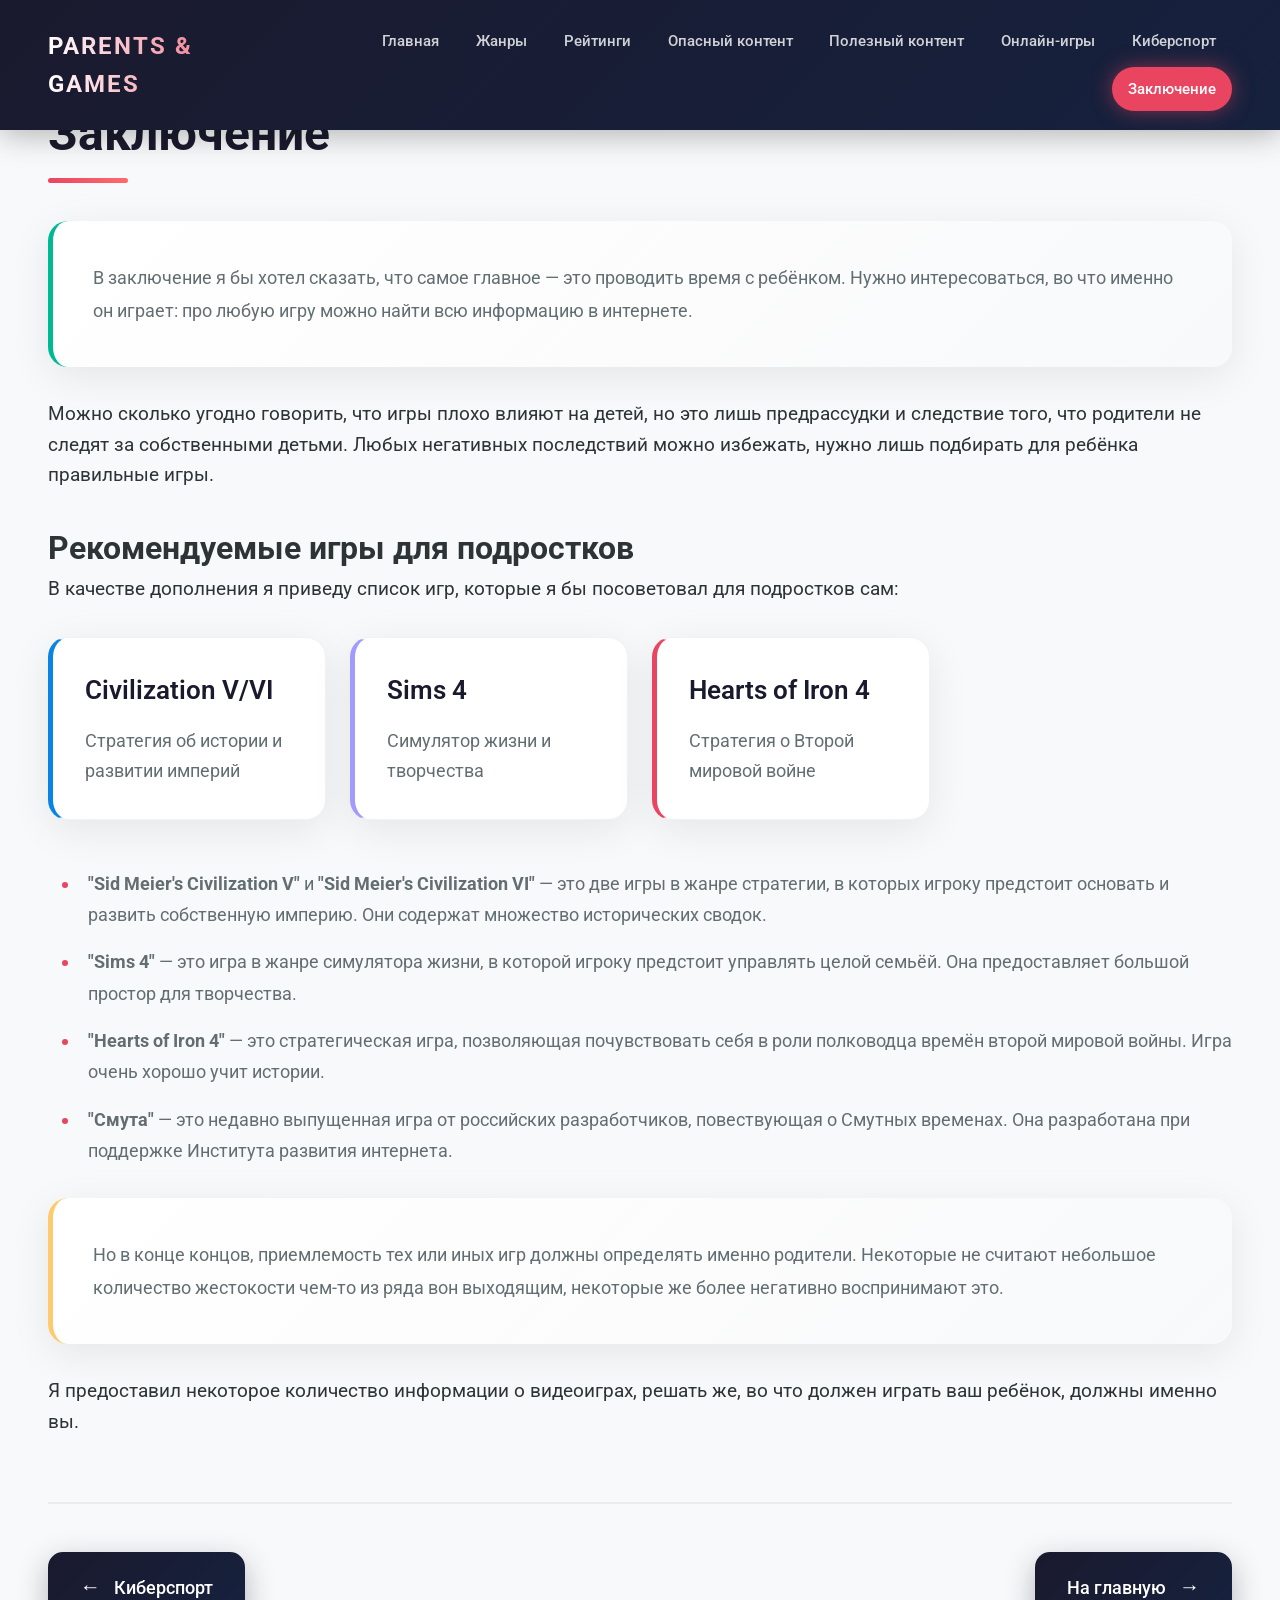
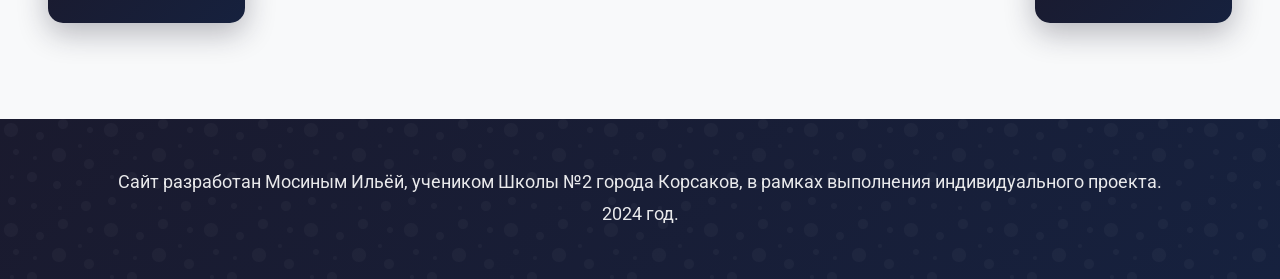
<file: conclusion.html>
<!DOCTYPE html>
<html>
<head>
    <link rel="preconnect" href="https://fonts.googleapis.com">
    <link rel="preconnect" href="https://fonts.gstatic.com" crossorigin>
    <link href="https://fonts.googleapis.com/css2?family=Roboto:wght@100;300;400;500;700;900&display=swap" rel="stylesheet">
    <meta charset='utf-8'>
    <title>Заключение</title>
    <meta name='viewport' content='width=device-width, initial-scale=1'>
    <link rel="stylesheet" href="style.css">
</head>
<body>
    <nav class="nav">
        <div class="nav-logo">Parents & Games</div>
        <div class="nav-links">
            <a href="index.html">Главная</a>
            <a href="genres.html">Жанры</a>
            <a href="ratings.html">Рейтинги</a>
            <a href="danger.html">Опасный контент</a>
            <a href="useful.html">Полезный контент</a>
            <a href="online.html">Онлайн-игры</a>
            <a href="esports.html">Киберспорт</a>
            <a href="conclusion.html" class="active">Заключение</a>
        </div>
    </nav>

    <div class="frame1">
        <div class="content-wrapper">
            <h1 class="page-title">Заключение</h1>
            
            <div class="info-box green">
                <p>В заключение я бы хотел сказать, что самое главное — это проводить время с ребёнком. Нужно интересоваться, во что именно он играет: про любую игру можно найти всю информацию в интернете.</p>
            </div>

            <p style="font-size: 1.2rem;">Можно сколько угодно говорить, что игры плохо влияют на детей, но это лишь предрассудки и следствие того, что родители не следят за собственными детьми. Любых негативных последствий можно избежать, нужно лишь подбирать для ребёнка правильные игры.</p>

            <h2 class="section-title" style="font-size: 2rem; margin-top: 2rem;">Рекомендуемые игры для подростков</h2>
            <p style="font-size: 1.2rem;">В качестве дополнения я приведу список игр, которые я бы посоветовал для подростков сам:</p>

            <div class="genres">
                <div class="card blue">
                    <h2>Civilization V/VI</h2>
                    <p>Стратегия об истории и развитии империй</p>
                </div>
                <div class="card purple">
                    <h2>Sims 4</h2>
                    <p>Симулятор жизни и творчества</p>
                </div>
                <div class="card red">
                    <h2>Hearts of Iron 4</h2>
                    <p>Стратегия о Второй мировой войне</p>
                </div>
            </div>

            <ul style="margin-top: 2rem;">
                <li><b>"Sid Meier's Civilization V"</b> и <b>"Sid Meier's Civilization VI"</b> — это две игры в жанре стратегии, в которых игроку предстоит основать и развить собственную империю. Они содержат множество исторических сводок.</li>
                <li><b>"Sims 4"</b> — это игра в жанре симулятора жизни, в которой игроку предстоит управлять целой семьёй. Она предоставляет большой простор для творчества.</li>
                <li><b>"Hearts of Iron 4"</b> — это стратегическая игра, позволяющая почувствовать себя в роли полководца времён второй мировой войны. Игра очень хорошо учит истории.</li>
                <li><b>"Смута"</b> — это недавно выпущенная игра от российских разработчиков, повествующая о Смутных временах. Она разработана при поддержке Института развития интернета.</li>
            </ul>

            <div class="info-box orange">
                <p>Но в конце концов, приемлемость тех или иных игр должны определять именно родители. Некоторые не считают небольшое количество жестокости чем-то из ряда вон выходящим, некоторые же более негативно воспринимают это.</p>
            </div>

            <p style="margin-top: 2rem; font-size: 1.2rem;">Я предоставил некоторое количество информации о видеоиграх, решать же, во что должен играть ваш ребёнок, должны именно вы.</p>

            <div class="navigation-buttons">
                <a href="esports.html" class="nav-btn prev"><span>←</span> Киберспорт</a>
                <a href="index.html" class="nav-btn next">На главную <span>→</span></a>
            </div>
        </div>
    </div>

    <footer>
        <h5>Сайт разработан Мосиным Ильёй, учеником Школы №2 города Корсаков, в рамках выполнения индивидуального проекта.<br>2024 год.</h5>
    </footer>
</body>
</html>
</file>
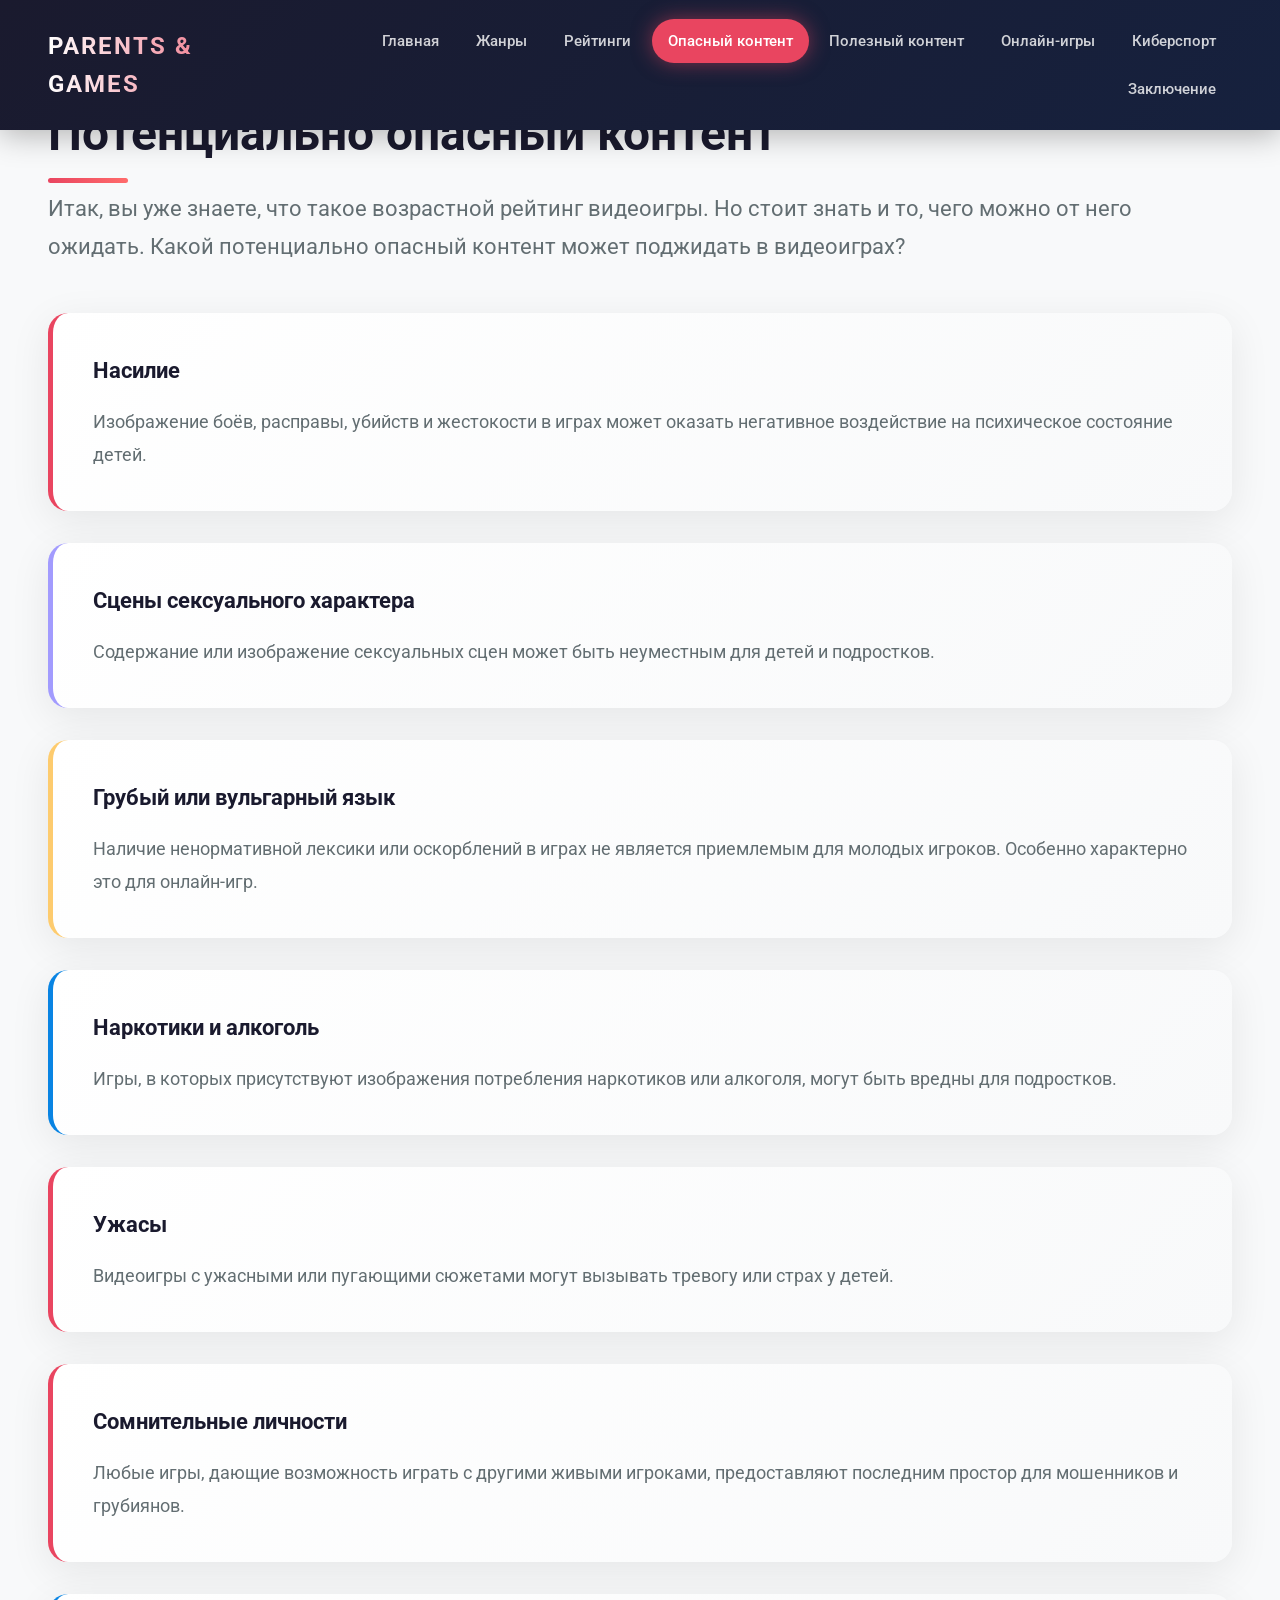
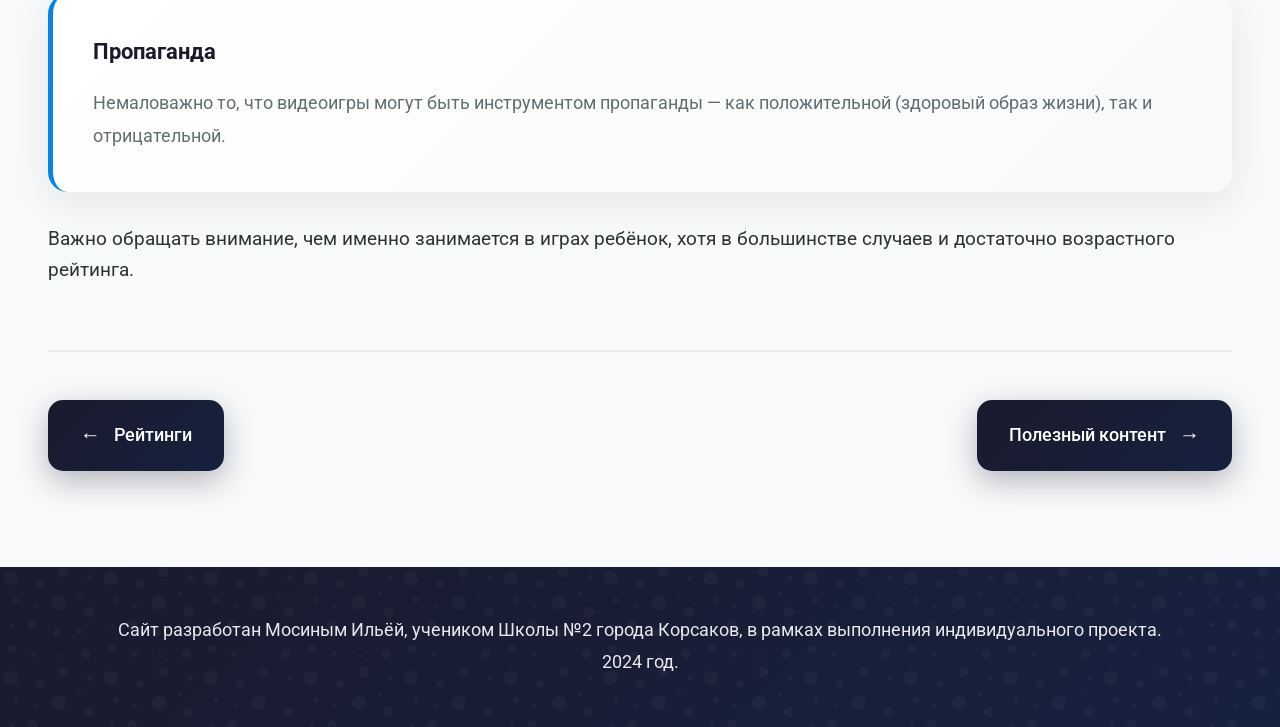
<file: danger.html>
<!DOCTYPE html>
<html>
<head>
    <link rel="preconnect" href="https://fonts.googleapis.com">
    <link rel="preconnect" href="https://fonts.gstatic.com" crossorigin>
    <link href="https://fonts.googleapis.com/css2?family=Roboto:wght@100;300;400;500;700;900&display=swap" rel="stylesheet">
    <meta charset='utf-8'>
    <title>Опасный контент</title>
    <meta name='viewport' content='width=device-width, initial-scale=1'>
    <link rel="stylesheet" href="style.css">
</head>
<body>
    <nav class="nav">
        <div class="nav-logo">Parents & Games</div>
        <div class="nav-links">
            <a href="index.html">Главная</a>
            <a href="genres.html">Жанры</a>
            <a href="ratings.html">Рейтинги</a>
            <a href="danger.html" class="active">Опасный контент</a>
            <a href="useful.html">Полезный контент</a>
            <a href="online.html">Онлайн-игры</a>
            <a href="esports.html">Киберспорт</a>
            <a href="conclusion.html">Заключение</a>
        </div>
    </nav>

    <div class="frame1">
        <div class="content-wrapper">
            <h1 class="page-title">Потенциально опасный контент</h1>
            <p class="page-subtitle">Итак, вы уже знаете, что такое возрастной рейтинг видеоигры. Но стоит знать и то, чего можно от него ожидать. Какой потенциально опасный контент может поджидать в видеоиграх?</p>

            <div class="info-box red">
                <h3>Насилие</h3>
                <p>Изображение боёв, расправы, убийств и жестокости в играх может оказать негативное воздействие на психическое состояние детей.</p>
            </div>

            <div class="info-box purple">
                <h3>Сцены сексуального характера</h3>
                <p>Содержание или изображение сексуальных сцен может быть неуместным для детей и подростков.</p>
            </div>

            <div class="info-box orange">
                <h3>Грубый или вульгарный язык</h3>
                <p>Наличие ненормативной лексики или оскорблений в играх не является приемлемым для молодых игроков. Особенно характерно это для онлайн-игр.</p>
            </div>

            <div class="info-box blue">
                <h3>Наркотики и алкоголь</h3>
                <p>Игры, в которых присутствуют изображения потребления наркотиков или алкоголя, могут быть вредны для подростков.</p>
            </div>

            <div class="info-box">
                <h3>Ужасы</h3>
                <p>Видеоигры с ужасными или пугающими сюжетами могут вызывать тревогу или страх у детей.</p>
            </div>

            <div class="info-box red">
                <h3>Сомнительные личности</h3>
                <p>Любые игры, дающие возможность играть с другими живыми игроками, предоставляют последним простор для мошенников и грубиянов.</p>
            </div>

            <div class="info-box blue">
                <h3>Пропаганда</h3>
                <p>Немаловажно то, что видеоигры могут быть инструментом пропаганды — как положительной (здоровый образ жизни), так и отрицательной.</p>
            </div>

            <p style="margin-top: 2rem; font-size: 1.2rem;">Важно обращать внимание, чем именно занимается в играх ребёнок, хотя в большинстве случаев и достаточно возрастного рейтинга.</p>

            <div class="navigation-buttons">
                <a href="ratings.html" class="nav-btn prev"><span>←</span> Рейтинги</a>
                <a href="useful.html" class="nav-btn next">Полезный контент <span>→</span></a>
            </div>
        </div>
    </div>

    <footer>
        <h5>Сайт разработан Мосиным Ильёй, учеником Школы №2 города Корсаков, в рамках выполнения индивидуального проекта.<br>2024 год.</h5>
    </footer>
</body>
</html>
</file>
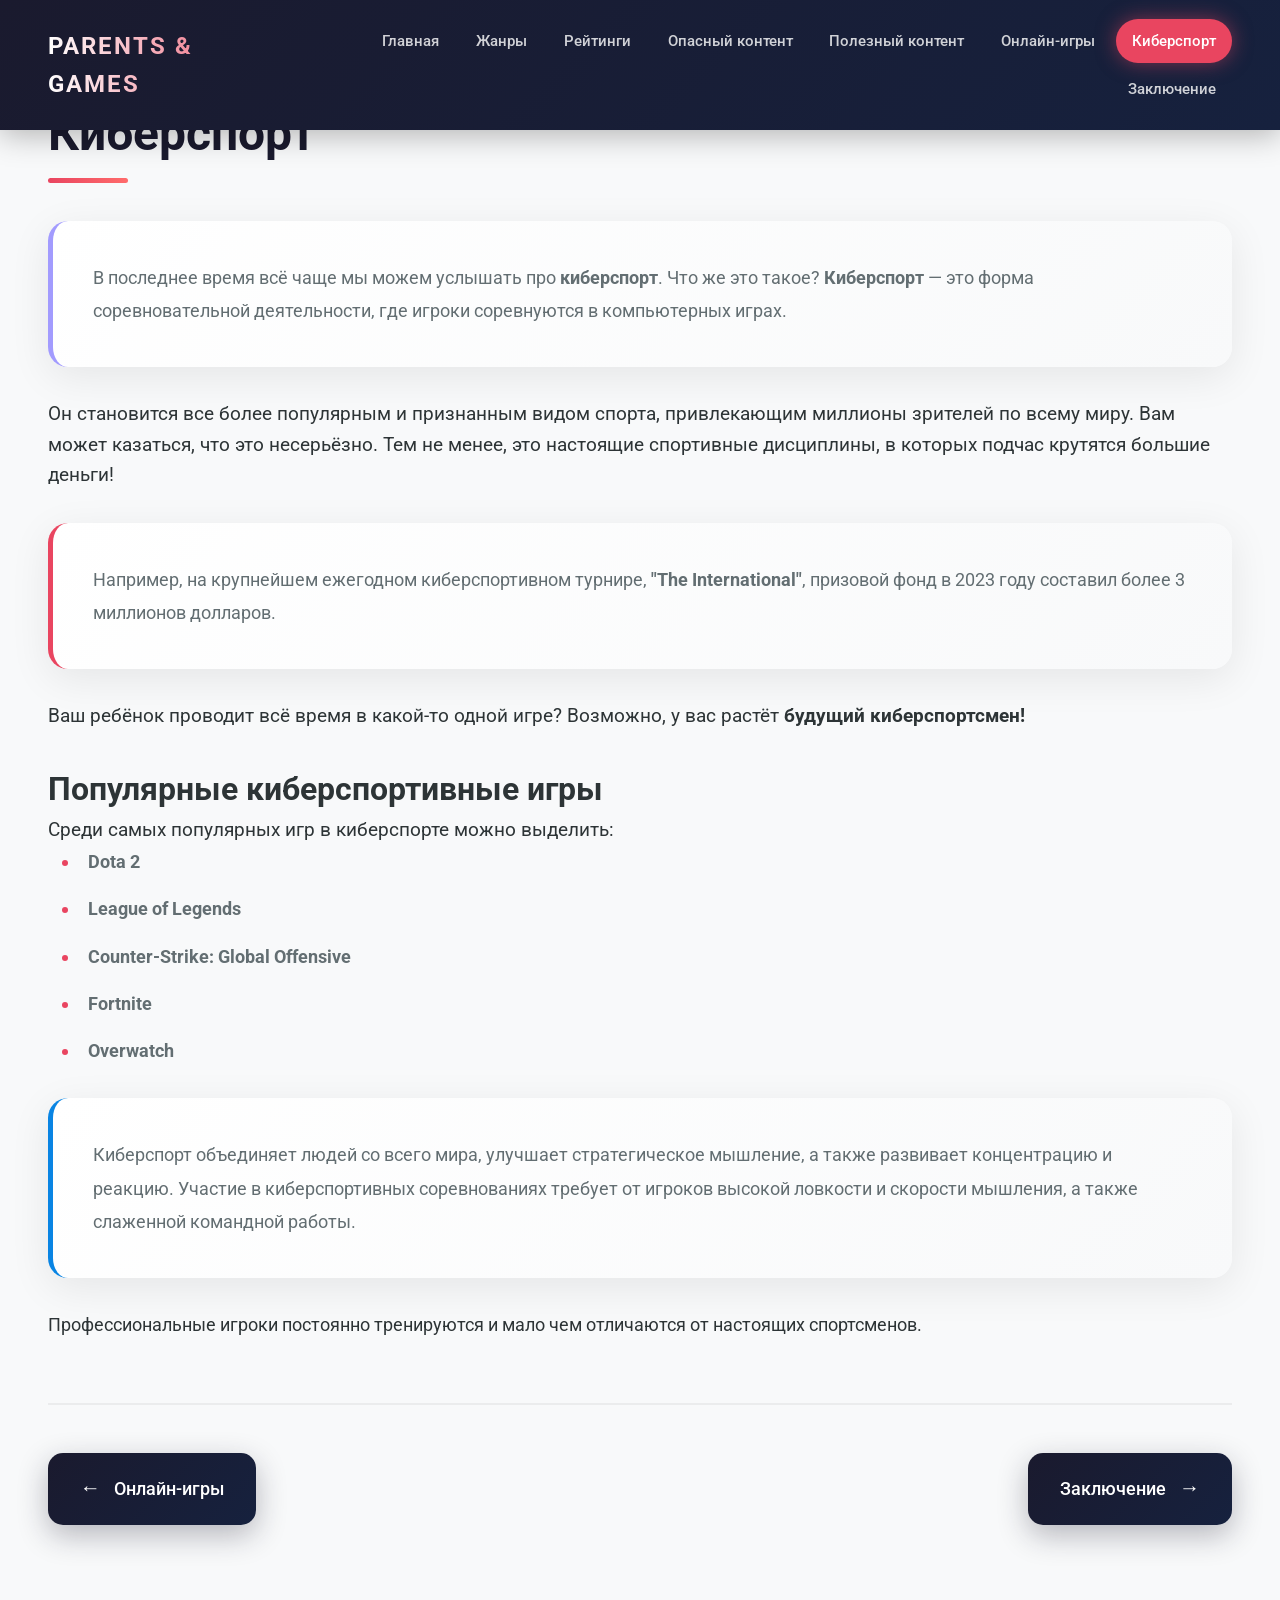
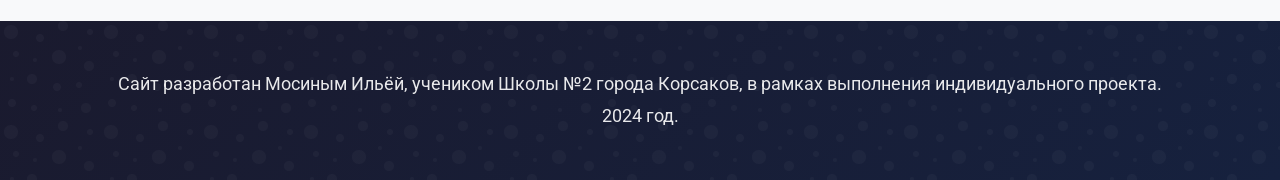
<file: esports.html>
<!DOCTYPE html>
<html>
<head>
    <link rel="preconnect" href="https://fonts.googleapis.com">
    <link rel="preconnect" href="https://fonts.gstatic.com" crossorigin>
    <link href="https://fonts.googleapis.com/css2?family=Roboto:wght@100;300;400;500;700;900&display=swap" rel="stylesheet">
    <meta charset='utf-8'>
    <title>Киберспорт</title>
    <meta name='viewport' content='width=device-width, initial-scale=1'>
    <link rel="stylesheet" href="style.css">
</head>
<body>
    <nav class="nav">
        <div class="nav-logo">Parents & Games</div>
        <div class="nav-links">
            <a href="index.html">Главная</a>
            <a href="genres.html">Жанры</a>
            <a href="ratings.html">Рейтинги</a>
            <a href="danger.html">Опасный контент</a>
            <a href="useful.html">Полезный контент</a>
            <a href="online.html">Онлайн-игры</a>
            <a href="esports.html" class="active">Киберспорт</a>
            <a href="conclusion.html">Заключение</a>
        </div>
    </nav>

    <div class="frame1">
        <div class="content-wrapper">
            <h1 class="page-title">Киберспорт</h1>
            
            <div class="info-box purple">
                <p>В последнее время всё чаще мы можем услышать про <strong>киберспорт</strong>. Что же это такое? <strong>Киберспорт</strong> — это форма соревновательной деятельности, где игроки соревнуются в компьютерных играх.</p>
            </div>

            <p style="font-size: 1.2rem;">Он становится все более популярным и признанным видом спорта, привлекающим миллионы зрителей по всему миру. Вам может казаться, что это несерьёзно. Тем не менее, это настоящие спортивные дисциплины, в которых подчас крутятся большие деньги!</p>

            <div class="info-box red">
                <p>Например, на крупнейшем ежегодном киберспортивном турнире, <strong>"The International"</strong>, призовой фонд в 2023 году составил более 3 миллионов долларов.</p>
            </div>

            <p style="font-size: 1.2rem;">Ваш ребёнок проводит всё время в какой-то одной игре? Возможно, у вас растёт <strong>будущий киберспортсмен!</strong></p>

            <h2 class="section-title" style="font-size: 2rem; margin-top: 2rem;">Популярные киберспортивные игры</h2>
            <p style="font-size: 1.2rem;">Среди самых популярных игр в киберспорте можно выделить:</p>
            <ul>
                <li><strong>Dota 2</strong></li>
                <li><strong>League of Legends</strong></li>
                <li><strong>Counter-Strike: Global Offensive</strong></li>
                <li><strong>Fortnite</strong></li>
                <li><strong>Overwatch</strong></li>
            </ul>

            <div class="info-box blue">
                <p>Киберспорт объединяет людей со всего мира, улучшает стратегическое мышление, а также развивает концентрацию и реакцию. Участие в киберспортивных соревнованиях требует от игроков высокой ловкости и скорости мышления, а также слаженной командной работы.</p>
            </div>

            <p style="font-size: 1.15rem;">Профессиональные игроки постоянно тренируются и мало чем отличаются от настоящих спортсменов.</p>

            <div class="navigation-buttons">
                <a href="online.html" class="nav-btn prev"><span>←</span> Онлайн-игры</a>
                <a href="conclusion.html" class="nav-btn next">Заключение <span>→</span></a>
            </div>
        </div>
    </div>

    <footer>
        <h5>Сайт разработан Мосиным Ильёй, учеником Школы №2 города Корсаков, в рамках выполнения индивидуального проекта.<br>2024 год.</h5>
    </footer>
</body>
</html>
</file>
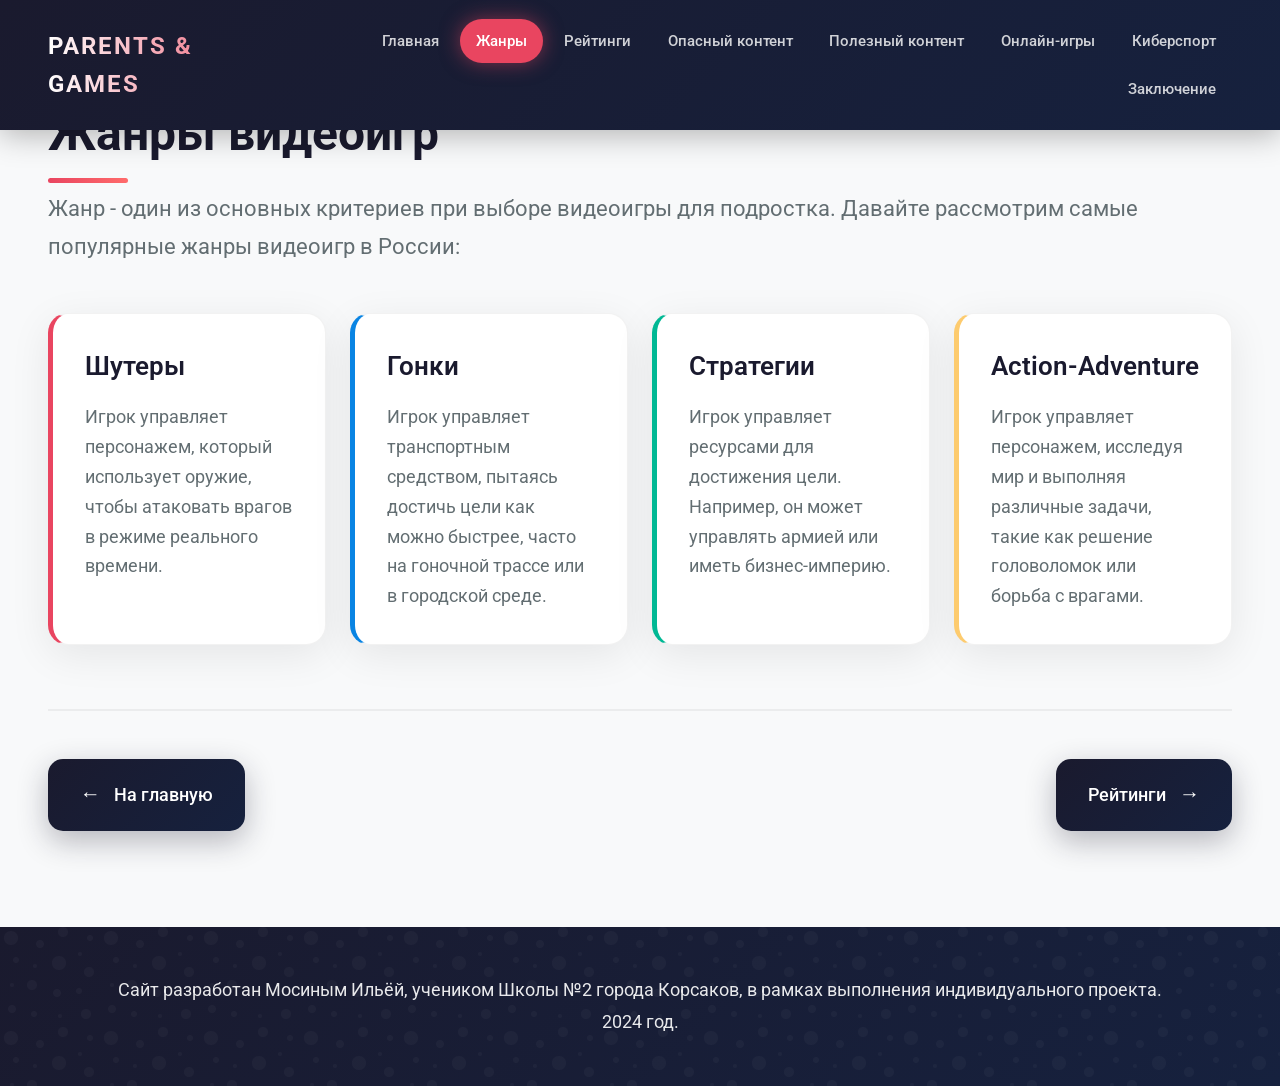
<file: genres.html>
<!DOCTYPE html>
<html>
<head>
    <link rel="preconnect" href="https://fonts.googleapis.com">
    <link rel="preconnect" href="https://fonts.gstatic.com" crossorigin>
    <link href="https://fonts.googleapis.com/css2?family=Roboto:wght@100;300;400;500;700;900&display=swap" rel="stylesheet">
    <meta charset='utf-8'>
    <title>Жанры видеоигр</title>
    <meta name='viewport' content='width=device-width, initial-scale=1'>
    <link rel="stylesheet" href="style.css">
</head>
<body>
    <nav class="nav">
        <div class="nav-logo">Parents & Games</div>
        <div class="nav-links">
            <a href="index.html">Главная</a>
            <a href="genres.html" class="active">Жанры</a>
            <a href="ratings.html">Рейтинги</a>
            <a href="danger.html">Опасный контент</a>
            <a href="useful.html">Полезный контент</a>
            <a href="online.html">Онлайн-игры</a>
            <a href="esports.html">Киберспорт</a>
            <a href="conclusion.html">Заключение</a>
        </div>
    </nav>

    <div class="frame1">
        <div class="content-wrapper">
            <h1 class="page-title">Жанры видеоигр</h1>
            <p class="page-subtitle">Жанр - один из основных критериев при выборе видеоигры для подростка. Давайте рассмотрим самые популярные жанры видеоигр в России:</p>
            
            <div class="genres">
                <div class="card red">
                    <h2>Шутеры</h2>
                    <p>Игрок управляет персонажем, который использует оружие, чтобы атаковать врагов в режиме реального времени. </p>
                </div>
                <div class="card blue">
                    <h2>Гонки</h2>
                    <p>Игрок управляет транспортным средством, пытаясь достичь цели как можно быстрее, часто на гоночной трассе или в городской среде.</p>
                </div>
                <div class="card green">
                    <h2>Стратегии</h2>
                    <p>Игрок управляет ресурсами для достижения цели. Например, он может управлять армией или иметь бизнес-империю.</p>
                </div>
                <div class="card orange">
                    <h2>Action-Adventure</h2>
                    <p>Игрок управляет персонажем, исследуя мир и выполняя различные задачи, такие как решение головоломок или борьба с врагами.</p>
                </div>
            </div>

            <div class="navigation-buttons">
                <a href="index.html" class="nav-btn prev"><span>←</span> На главную</a>
                <a href="ratings.html" class="nav-btn next">Рейтинги <span>→</span></a>
            </div>
        </div>
    </div>

    <footer>
        <h5>Сайт разработан Мосиным Ильёй, учеником Школы №2 города Корсаков, в рамках выполнения индивидуального проекта.<br>2024 год.</h5>
    </footer>
</body>
</html>
</file>
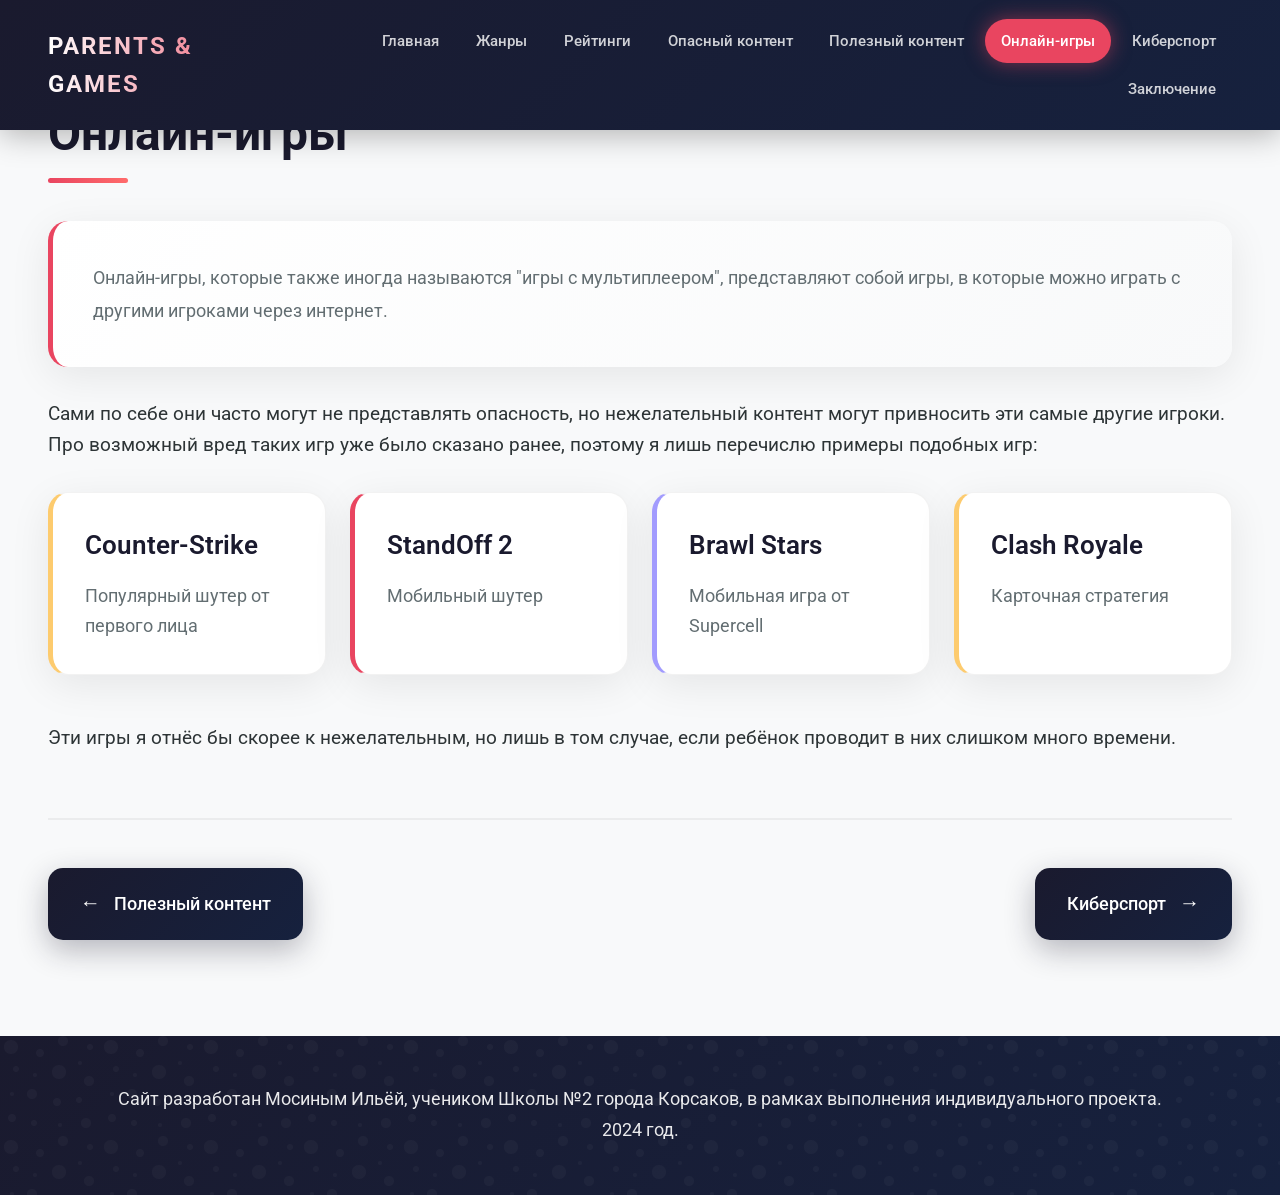
<file: online.html>
<!DOCTYPE html>
<html>
<head>
    <link rel="preconnect" href="https://fonts.googleapis.com">
    <link rel="preconnect" href="https://fonts.gstatic.com" crossorigin>
    <link href="https://fonts.googleapis.com/css2?family=Roboto:wght@100;300;400;500;700;900&display=swap" rel="stylesheet">
    <meta charset='utf-8'>
    <title>Онлайн-игры</title>
    <meta name='viewport' content='width=device-width, initial-scale=1'>
    <link rel="stylesheet" href="style.css">
</head>
<body>
    <nav class="nav">
        <div class="nav-logo">Parents & Games</div>
        <div class="nav-links">
            <a href="index.html">Главная</a>
            <a href="genres.html">Жанры</a>
            <a href="ratings.html">Рейтинги</a>
            <a href="danger.html">Опасный контент</a>
            <a href="useful.html">Полезный контент</a>
            <a href="online.html" class="active">Онлайн-игры</a>
            <a href="esports.html">Киберспорт</a>
            <a href="conclusion.html">Заключение</a>
        </div>
    </nav>

    <div class="frame1">
        <div class="content-wrapper">
            <h1 class="page-title">Онлайн-игры</h1>
            
            <div class="info-box">
                <p>Онлайн-игры, которые также иногда называются "игры с мультиплеером", представляют собой игры, в которые можно играть с другими игроками через интернет.</p>
            </div>

            <p style="font-size: 1.2rem;">Сами по себе они часто могут не представлять опасность, но нежелательный контент могут привносить эти самые другие игроки. Про возможный вред таких игр уже было сказано ранее, поэтому я лишь перечислю примеры подобных игр:</p>

            <div class="genres">
                <div class="card orange">
                    <h2>Counter-Strike</h2>
                    <p>Популярный шутер от первого лица</p>
                </div>
                <div class="card red">
                    <h2>StandOff 2</h2>
                    <p>Мобильный шутер</p>
                </div>
                <div class="card purple">
                    <h2>Brawl Stars</h2>
                    <p>Мобильная игра от Supercell</p>
                </div>
                <div class="card orange">
                    <h2>Clash Royale</h2>
                    <p>Карточная стратегия</p>
                </div>
            </div>

            <p style="font-size: 1.2rem;">Эти игры я отнёс бы скорее к нежелательным, но лишь в том случае, если ребёнок проводит в них слишком много времени.</p>

            <div class="navigation-buttons">
                <a href="useful.html" class="nav-btn prev"><span>←</span> Полезный контент</a>
                <a href="esports.html" class="nav-btn next">Киберспорт <span>→</span></a>
            </div>
        </div>
    </div>

    <footer>
        <h5>Сайт разработан Мосиным Ильёй, учеником Школы №2 города Корсаков, в рамках выполнения индивидуального проекта.<br>2024 год.</h5>
    </footer>
</body>
</html>
</file>
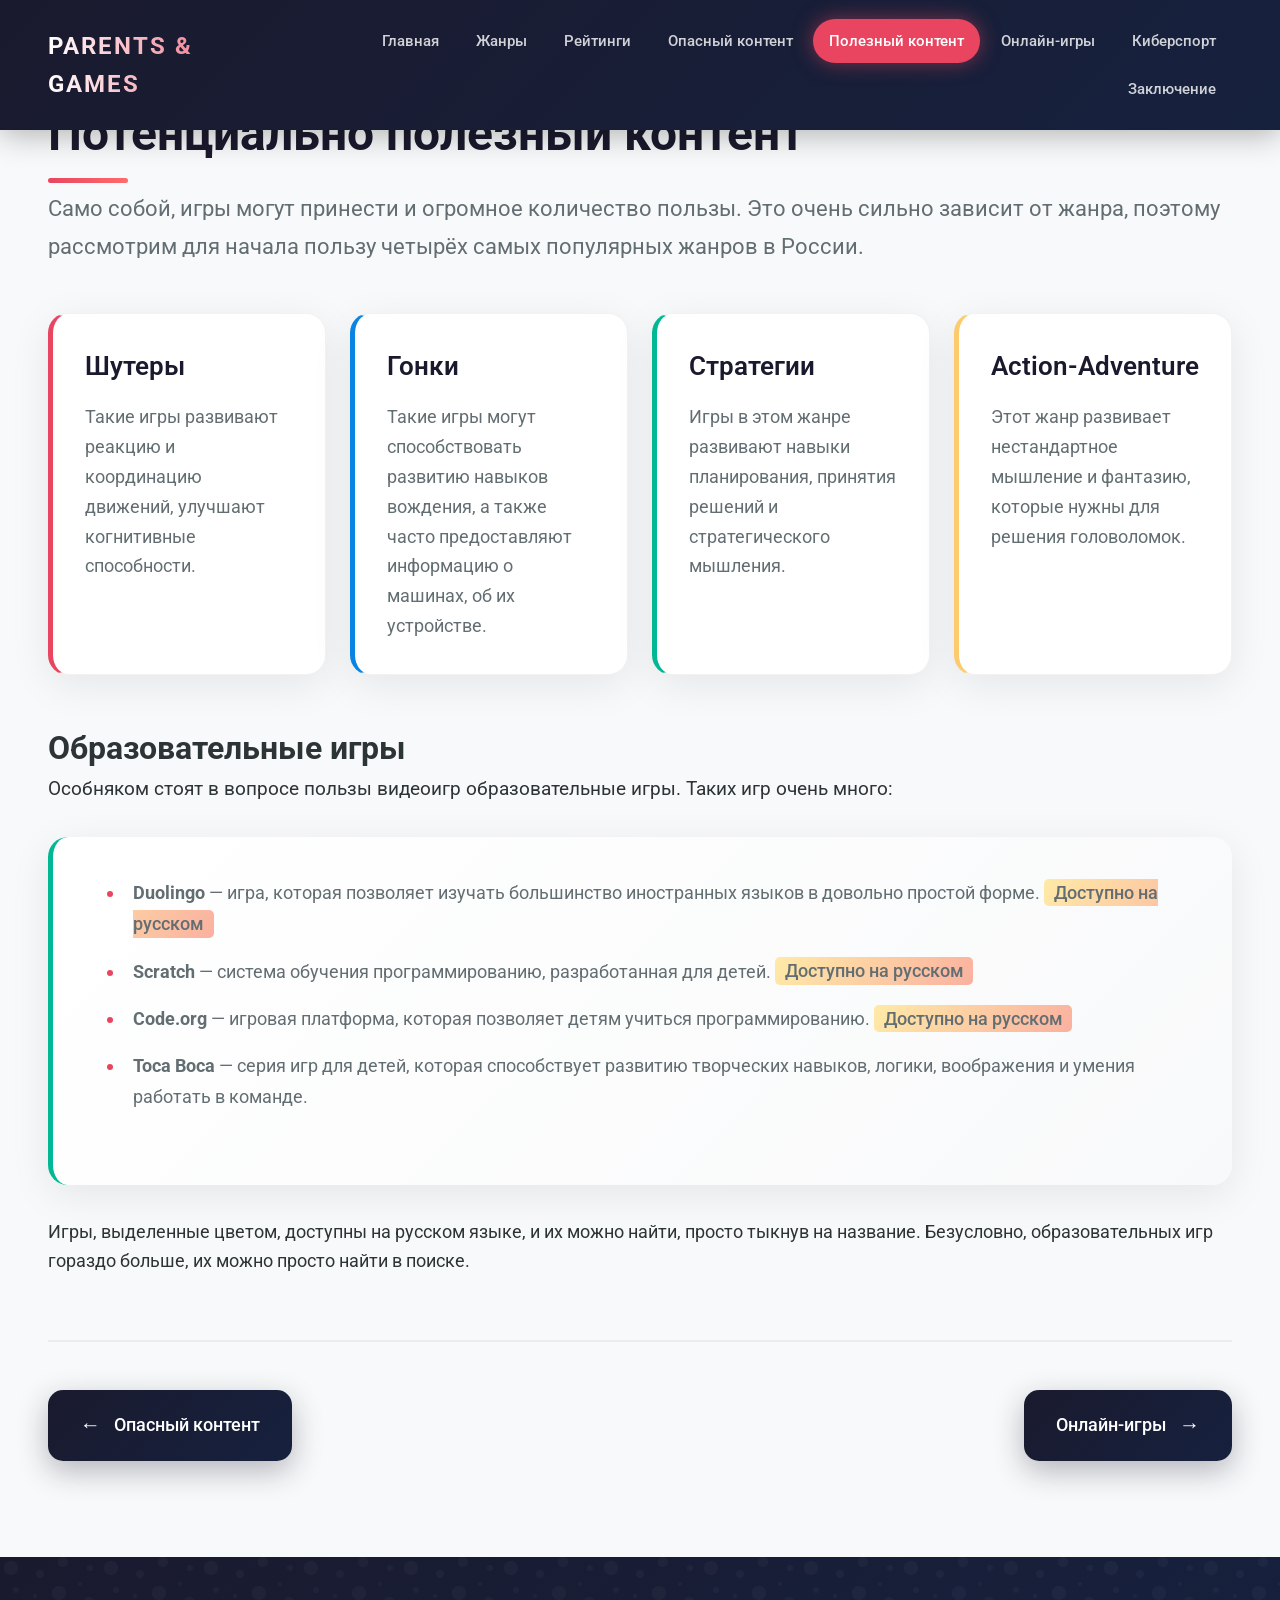
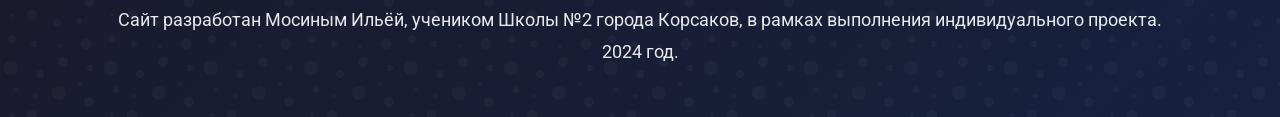
<file: useful.html>
<!DOCTYPE html>
<html>
<head>
    <link rel="preconnect" href="https://fonts.googleapis.com">
    <link rel="preconnect" href="https://fonts.gstatic.com" crossorigin>
    <link href="https://fonts.googleapis.com/css2?family=Roboto:wght@100;300;400;500;700;900&display=swap" rel="stylesheet">
    <meta charset='utf-8'>
    <title>Полезный контент</title>
    <meta name='viewport' content='width=device-width, initial-scale=1'>
    <link rel="stylesheet" href="style.css">
</head>
<body>
    <nav class="nav">
        <div class="nav-logo">Parents & Games</div>
        <div class="nav-links">
            <a href="index.html">Главная</a>
            <a href="genres.html">Жанры</a>
            <a href="ratings.html">Рейтинги</a>
            <a href="danger.html">Опасный контент</a>
            <a href="useful.html" class="active">Полезный контент</a>
            <a href="online.html">Онлайн-игры</a>
            <a href="esports.html">Киберспорт</a>
            <a href="conclusion.html">Заключение</a>
        </div>
    </nav>

    <div class="frame1">
        <div class="content-wrapper">
            <h1 class="page-title">Потенциально полезный контент</h1>
            <p class="page-subtitle">Само собой, игры могут принести и огромное количество пользы. Это очень сильно зависит от жанра, поэтому рассмотрим для начала пользу четырёх самых популярных жанров в России.</p>

            <div class="genres">
                <div class="card red">
                    <h2>Шутеры</h2>
                    <p>Такие игры развивают реакцию и координацию движений, улучшают когнитивные способности.</p>
                </div>
                <div class="card blue">
                    <h2>Гонки</h2>
                    <p>Такие игры могут способствовать развитию навыков вождения, а также часто предоставляют информацию о машинах, об их устройстве.</p>
                </div>
                <div class="card green">
                    <h2>Стратегии</h2>
                    <p>Игры в этом жанре развивают навыки планирования, принятия решений и стратегического мышления.</p>
                </div>
                <div class="card orange">
                    <h2>Action-Adventure</h2>
                    <p>Этот жанр развивает нестандартное мышление и фантазию, которые нужны для решения головоломок.</p>
                </div>
            </div>

            <h2 class="section-title" style="font-size: 2rem; margin-top: 3rem;">Образовательные игры</h2>
            <p style="font-size: 1.2rem; margin-bottom: 2rem;">Особняком стоят в вопросе пользы видеоигр образовательные игры. Таких игр очень много:</p>
            
            <div class="info-box green">
                <ul>
                    <li><b><a href="https://duolingo.com" target="_blank">Duolingo</a></b> — игра, которая позволяет изучать большинство иностранных языков в довольно простой форме. <span class="highlight">Доступно на русском</span></li>
                    <li><b><a href="https://scratch.mit.edu" target="_blank">Scratch</a></b> — система обучения программированию, разработанная для детей. <span class="highlight">Доступно на русском</span></li>
                    <li><b><a href="https://code.org" target="_blank">Code.org</a></b> — игровая платформа, которая позволяет детям учиться программированию. <span class="highlight">Доступно на русском</span></li>
                    <li><b>Toca Boca</b> — серия игр для детей, которая способствует развитию творческих навыков, логики, воображения и умения работать в команде.</li>
                </ul>
            </div>

            <p style="font-size: 1.15rem;">Игры, выделенные цветом, доступны на русском языке, и их можно найти, просто тыкнув на название. Безусловно, образовательных игр гораздо больше, их можно просто найти в поиске.</p>

            <div class="navigation-buttons">
                <a href="danger.html" class="nav-btn prev"><span>←</span> Опасный контент</a>
                <a href="online.html" class="nav-btn next">Онлайн-игры <span>→</span></a>
            </div>
        </div>
    </div>

    <footer>
        <h5>Сайт разработан Мосиным Ильёй, учеником Школы №2 города Корсаков, в рамках выполнения индивидуального проекта.<br>2024 год.</h5>
    </footer>
</body>
</html>
</file>
<file: style.css>
* {
    margin: 0;
    padding: 0;
    box-sizing: border-box;
}

:root {
    --primary: #1a1a2e;
    --secondary: #16213e;
    --accent: #e94560;
    --accent-2: #0f3460;
    --text: #2d3436;
    --text-light: #636e72;
    --bg: #f8f9fa;
    --card-bg: #ffffff;
}

body {
    font-family: 'Roboto', sans-serif;
    background: var(--bg);
    color: var(--text);
    line-height: 1.6;
    overflow-x: hidden;
}

a {
    text-decoration: none;
    color: inherit;
}

li {
    margin-bottom: 1rem;
}

/* Navigation */
.nav {
    position: fixed;
    top: 0;
    left: 0;
    width: 100%;
    background: linear-gradient(135deg, var(--primary) 0%, var(--secondary) 100%);
    padding: 1.2rem 3rem;
    z-index: 1000;
    display: flex;
    justify-content: space-between;
    align-items: center;
    box-shadow: 0 4px 30px rgba(0, 0, 0, 0.3);
}

.nav-logo {
    color: #fff;
    font-size: 1.5rem;
    font-weight: 700;
    letter-spacing: 2px;
    text-transform: uppercase;
    background: linear-gradient(90deg, #fff, #e94560);
    -webkit-background-clip: text;
    -webkit-text-fill-color: transparent;
    background-clip: text;
}

.nav-links {
    display: flex;
    gap: 0.3rem;
    flex-wrap: wrap;
    justify-content: flex-end;
}

.nav-links a {
    color: rgba(255, 255, 255, 0.8);
    padding: 0.6rem 1rem;
    border-radius: 25px;
    font-size: 0.95rem;
    font-weight: 500;
    transition: all 0.3s cubic-bezier(0.4, 0, 0.2, 1);
    position: relative;
    overflow: hidden;
}

.nav-links a::before {
    content: '';
    position: absolute;
    top: 0;
    left: -100%;
    width: 100%;
    height: 100%;
    background: linear-gradient(90deg, transparent, rgba(233, 69, 96, 0.3), transparent);
    transition: left 0.5s ease;
}

.nav-links a:hover {
    color: #fff;
    background: rgba(255, 255, 255, 0.15);
    transform: translateY(-2px);
    box-shadow: 0 5px 15px rgba(233, 69, 96, 0.3);
}

.nav-links a:hover::before {
    left: 100%;
}

.nav-links a.active {
    color: #fff;
    background: var(--accent);
    box-shadow: 0 0 20px rgba(233, 69, 96, 0.5);
}

/* Hero Section */
header {
    background-image: url("child-porn.jpg");
    background-size: cover;
    background-position: center;
    min-height: 100vh;
    width: 100%;
    color: #fff;
    position: relative;
    display: flex;
    align-items: center;
    justify-content: center;
}

header::before {
    content: '';
    position: absolute;
    top: 0;
    left: 0;
    width: 100%;
    height: 100%;
    background: linear-gradient(135deg, 
        rgba(26, 26, 46, 0.95) 0%, 
        rgba(22, 33, 62, 0.85) 50%,
        rgba(15, 52, 96, 0.8) 100%);
}

header::after {
    content: '';
    position: absolute;
    top: 0;
    left: 0;
    width: 100%;
    height: 100%;
    background: url("data:image/svg+xml,%3Csvg width='60' height='60' viewBox='0 0 60 60' xmlns='http://www.w3.org/2000/svg'%3E%3Cg fill='none' fill-rule='evenodd'%3E%3Cg fill='%23ffffff' fill-opacity='0.03'%3E%3Cpath d='M36 34v-4h-2v4h-4v2h4v4h2v-4h4v-2h-4zm0-30V0h-2v4h-4v2h4v4h2V6h4V4h-4zM6 34v-4H4v4H0v2h4v4h2v-4h4v-2H6zM6 4V0H4v4H0v2h4v4h2V6h4V4H6z'/%3E%3C/g%3E%3C/g%3E%3C/svg%3E");
    opacity: 0.5;
}

header > div {
    position: relative;
    z-index: 1;
    width: 100%;
    max-width: 1200px;
    padding: 2rem;
    text-align: center;
}

.hero-content {
    animation: fadeInUp 1s ease forwards;
}

.hero-subtitle {
    font-size: 1.2rem;
    font-weight: 300;
    letter-spacing: 4px;
    text-transform: uppercase;
    color: var(--accent);
    margin-bottom: 1.5rem;
    opacity: 0.9;
}

.hero-title {
    font-size: 4rem;
    font-weight: 700;
    line-height: 1.2;
    margin-bottom: 1.5rem;
    background: linear-gradient(135deg, #fff 0%, #e94560 100%);
    -webkit-background-clip: text;
    -webkit-text-fill-color: transparent;
    background-clip: text;
}

.hero-desc {
    font-size: 1.4rem;
    font-weight: 300;
    line-height: 1.8;
    max-width: 700px;
    margin: 0 auto 2.5rem;
    opacity: 0.9;
}

.hero-btn {
    display: inline-flex;
    align-items: center;
    gap: 0.8rem;
    padding: 1.2rem 3rem;
    background: linear-gradient(135deg, var(--accent) 0%, #ff6b6b 100%);
    color: white;
    border-radius: 50px;
    font-weight: 600;
    font-size: 1.1rem;
    transition: all 0.4s cubic-bezier(0.4, 0, 0.2, 1);
    box-shadow: 0 10px 30px rgba(233, 69, 96, 0.4);
    cursor: pointer;
    border: none;
}

.hero-btn:hover {
    transform: translateY(-4px) scale(1.05);
    box-shadow: 0 20px 40px rgba(233, 69, 96, 0.5);
}

.hero-btn::after {
    content: '→';
    font-size: 1.3rem;
    transition: transform 0.3s ease;
}

.hero-btn:hover::after {
    transform: translateX(5px);
}

/* Main Content */
.frame1 {
    padding: 6rem 3rem;
    min-height: 100vh;
    background: var(--bg);
}

.content-wrapper {
    max-width: 1200px;
    margin: 0 auto;
}

.page-title {
    font-size: 3rem;
    font-weight: 700;
    color: var(--primary);
    margin-bottom: 1rem;
    position: relative;
    display: inline-block;
}

.page-title::after {
    content: '';
    position: absolute;
    bottom: -10px;
    left: 0;
    width: 80px;
    height: 5px;
    background: linear-gradient(90deg, var(--accent), #ff6b6b);
    border-radius: 3px;
}

.page-subtitle {
    font-size: 1.4rem;
    color: var(--text-light);
    margin-bottom: 3rem;
    line-height: 1.7;
}

/* Cards */
.genres {
    display: grid;
    grid-template-columns: repeat(4, 1fr);
    gap: 1.5rem;
    margin: 2rem 0 3rem;
}

@media (max-width: 1200px) {
    .genres {
        grid-template-columns: repeat(2, 1fr);
    }
}

@media (max-width: 600px) {
    .genres {
        grid-template-columns: 1fr;
    }
}

.card {
    background: var(--card-bg);
    border-radius: 20px;
    padding: 2rem;
    transition: all 0.4s cubic-bezier(0.4, 0, 0.2, 1);
    position: relative;
    overflow: hidden;
    box-shadow: 0 10px 40px rgba(0, 0, 0, 0.08);
    border: 1px solid rgba(0, 0, 0, 0.05);
}

.card::before {
    content: '';
    position: absolute;
    top: 0;
    left: 0;
    width: 100%;
    height: 5px;
    background: linear-gradient(90deg, var(--accent), #ff6b6b);
    transform: scaleX(0);
    transform-origin: left;
    transition: transform 0.4s ease;
}

.card:hover {
    transform: translateY(-10px);
    box-shadow: 0 25px 50px rgba(0, 0, 0, 0.15);
}

.card:hover::before {
    transform: scaleX(1);
}

.card-icon {
    font-size: 3rem;
    margin-bottom: 1.5rem;
    display: block;
}

.card h2 {
    font-size: 1.6rem;
    font-weight: 600;
    margin-bottom: 1rem;
    color: var(--primary);
}

.card p {
    font-size: 1.1rem;
    color: var(--text-light);
    line-height: 1.7;
}

/* Color variants for cards */
.card.red { border-left: 5px solid #e94560; }
.card.blue { border-left: 5px solid #0984e3; }
.card.green { border-left: 5px solid #00b894; }
.card.purple { border-left: 5px solid #a29bfe; }
.card.orange { border-left: 5px solid #fdcb6e; }
.card.teal { border-left: 5px solid #00cec9; }

/* Info Box */
.info-box {
    background: linear-gradient(135deg, #fff 0%, #f8f9fa 100%);
    padding: 2.5rem;
    border-radius: 20px;
    margin: 2rem 0;
    border-left: 5px solid var(--accent);
    box-shadow: 0 10px 40px rgba(0, 0, 0, 0.08);
    transition: all 0.3s ease;
}

.info-box:hover {
    transform: translateX(10px);
    box-shadow: 0 15px 50px rgba(0, 0, 0, 0.12);
}

.info-box h3 {
    font-size: 1.4rem;
    color: var(--primary);
    margin-bottom: 1rem;
}

.info-box p {
    font-size: 1.15rem;
    color: var(--text-light);
    line-height: 1.8;
    margin-bottom: 0;
}

.info-box.red { border-left-color: #e94560; }
.info-box.blue { border-left-color: #0984e3; }
.info-box.green { border-left-color: #00b894; }
.info-box.purple { border-left-color: #a29bfe; }
.info-box.orange { border-left-color: #fdcb6e; }

/* Section styling */
.section {
    margin-bottom: 4rem;
}

.section h2 {
    font-size: 2rem;
    font-weight: 600;
    color: var(--primary);
    margin-bottom: 1.5rem;
}

.section p {
    font-size: 1.2rem;
    color: var(--text-light);
    line-height: 1.9;
    margin-bottom: 1.5rem;
}

/* Lists */
ul, ol {
    margin-left: 2rem;
    margin-bottom: 2rem;
}

ul li, ol li {
    font-size: 1.15rem;
    color: var(--text-light);
    margin-bottom: 1rem;
    line-height: 1.7;
    padding-left: 0.5rem;
}

ol li {
    padding-left: 0;
}

ul li::marker {
    color: var(--accent);
}

/* Images */
img {
    max-width: 100%;
    height: auto;
    border-radius: 20px;
    margin: 2rem 0;
    box-shadow: 0 15px 50px rgba(0, 0, 0, 0.15);
    transition: all 0.4s ease;
}

img:hover {
    transform: scale(1.02);
    box-shadow: 0 20px 60px rgba(0, 0, 0, 0.2);
}

/* Navigation Buttons */
.navigation-buttons {
    display: flex;
    justify-content: space-between;
    margin-top: 4rem;
    padding-top: 3rem;
    border-top: 2px solid rgba(0, 0, 0, 0.05);
}

.nav-btn {
    display: inline-flex;
    align-items: center;
    gap: 0.8rem;
    padding: 1.2rem 2rem;
    background: linear-gradient(135deg, var(--primary) 0%, var(--secondary) 100%);
    color: white;
    border-radius: 15px;
    font-size: 1.1rem;
    font-weight: 500;
    transition: all 0.3s cubic-bezier(0.4, 0, 0.2, 1);
    box-shadow: 0 10px 30px rgba(26, 26, 46, 0.3);
}

.nav-btn:hover {
    transform: translateY(-3px);
    box-shadow: 0 15px 40px rgba(26, 26, 46, 0.4);
}

.nav-btn.prev:hover {
    transform: translateX(-5px);
}

.nav-btn.next:hover {
    transform: translateX(5px);
}

.nav-btn span {
    font-size: 1.3rem;
}

/* Highlight */
.highlight {
    background: linear-gradient(120deg, #ffeaa7 0%, #fab1a0 100%);
    padding: 0.2rem 0.6rem;
    border-radius: 5px;
    font-weight: 500;
}

/* Footer */
footer {
    background: linear-gradient(135deg, var(--primary) 0%, var(--secondary) 100%);
    color: white;
    text-align: center;
    padding: 3rem;
    position: relative;
    overflow: hidden;
}

footer::before {
    content: '';
    position: absolute;
    top: 0;
    left: 0;
    width: 100%;
    height: 100%;
    background: url("data:image/svg+xml,%3Csvg width='100' height='100' viewBox='0 0 100 100' xmlns='http://www.w3.org/2000/svg'%3E%3Cpath d='M11 18c3.866 0 7-3.134 7-7s-3.134-7-7-7-7 3.134-7 7 3.134 7 7 7zm48 25c3.866 0 7-3.134 7-7s-3.134-7-7-7-7 3.134-7 7 3.134 7 7 7zm-43-7c1.657 0 3-1.343 3-3s-1.343-3-3-3-3 1.343-3 3 1.343 3 3 3zm63 31c1.657 0 3-1.343 3-3s-1.343-3-3-3-3 1.343-3 3 1.343 3 3 3zM34 90c1.657 0 3-1.343 3-3s-1.343-3-3-3-3 1.343-3 3 1.343 3 3 3zm56-76c1.657 0 3-1.343 3-3s-1.343-3-3-3-3 1.343-3 3 1.343 3 3 3zM12 86c2.21 0 4-1.79 4-4s-1.79-4-4-4-4 1.79-4 4 1.79 4 4 4zm28-65c2.21 0 4-1.79 4-4s-1.79-4-4-4-4 1.79-4 4 1.79 4 4 4zm23-11c2.76 0 5-2.24 5-5s-2.24-5-5-5-5 2.24-5 5 2.24 5 5 5zm-6 60c2.21 0 4-1.79 4-4s-1.79-4-4-4-4 1.79-4 4 1.79 4 4 4zm29 22c2.76 0 5-2.24 5-5s-2.24-5-5-5-5 2.24-5 5 2.24 5 5 5zM32 63c2.76 0 5-2.24 5-5s-2.24-5-5-5-5 2.24-5 5 2.24 5 5 5zm57-13c2.76 0 5-2.24 5-5s-2.24-5-5-5-5 2.24-5 5 2.24 5 5 5zm-9-21c1.105 0 2-.895 2-2s-.895-2-2-2-2 .895-2 2 .895 2 2 2zM60 91c1.105 0 2-.895 2-2s-.895-2-2-2-2 .895-2 2 .895 2 2 2zM35 41c1.105 0 2-.895 2-2s-.895-2-2-2-2 .895-2 2 .895 2 2 2zM12 60c1.105 0 2-.895 2-2s-.895-2-2-2-2 .895-2 2 .895 2 2 2z' fill='%23ffffff' fill-opacity='0.03' fill-rule='evenodd'/%3E%3C/svg%3E");
}

footer h5 {
    font-weight: 400;
    font-size: 1.1rem;
    opacity: 0.9;
    position: relative;
    z-index: 1;
    line-height: 1.8;
}

/* Animations */
@keyframes fadeInUp {
    from {
        opacity: 0;
        transform: translateY(40px);
    }
    to {
        opacity: 1;
        transform: translateY(0);
    }
}

@keyframes fadeIn {
    from { opacity: 0; }
    to { opacity: 1; }
}

@keyframes slideInLeft {
    from {
        opacity: 0;
        transform: translateX(-50px);
    }
    to {
        opacity: 1;
        transform: translateX(0);
    }
}

@keyframes pulse {
    0%, 100% { transform: scale(1); }
    50% { transform: scale(1.05); }
}

/* Scroll indicator */
.scroll-indicator {
    position: absolute;
    bottom: 30px;
    left: 50%;
    transform: translateX(-50%);
    animation: bounce 2s infinite;
    z-index: 10;
}

.scroll-indicator span {
    display: block;
    width: 30px;
    height: 50px;
    border: 3px solid rgba(255, 255, 255, 0.5);
    border-radius: 20px;
    position: relative;
}

.scroll-indicator span::before {
    content: '';
    position: absolute;
    top: 10px;
    left: 50%;
    transform: translateX(-50%);
    width: 6px;
    height: 6px;
    background: #fff;
    border-radius: 50%;
    animation: scrollDot 2s infinite;
}

@keyframes bounce {
    0%, 20%, 50%, 80%, 100% { transform: translateX(-50%) translateY(0); }
    40% { transform: translateX(-50%) translateY(-10px); }
    60% { transform: translateX(-50%) translateY(-5px); }
}

@keyframes scrollDot {
    0% { opacity: 1; top: 10px; }
    100% { opacity: 0; top: 25px; }
}

/* Decorative elements */
.decoration-circle {
    position: absolute;
    border-radius: 50%;
    background: linear-gradient(135deg, var(--accent), #ff6b6b);
    opacity: 0.1;
    z-index: 0;
}

.decoration-circle.c1 {
    width: 400px;
    height: 400px;
    top: -100px;
    right: -100px;
}

.decoration-circle.c2 {
    width: 300px;
    height: 300px;
    bottom: -50px;
    left: -50px;
}

/* Responsive */
@media screen and (max-width: 1024px) {
    .hero-title {
        font-size: 3rem;
    }
    
    .nav {
        padding: 1rem 1.5rem;
    }
    
    .nav-links a {
        padding: 0.5rem 0.8rem;
        font-size: 0.85rem;
    }
}

@media screen and (max-width: 768px) {
    .nav {
        flex-direction: column;
        gap: 1rem;
        padding: 1rem;
    }
    
    .nav-links {
        justify-content: center;
        gap: 0.3rem;
    }
    
    .nav-links a {
        padding: 0.4rem 0.6rem;
        font-size: 0.75rem;
        border-radius: 15px;
    }
    
    .hero-title {
        font-size: 2.2rem;
    }
    
    .hero-desc {
        font-size: 1.1rem;
    }
    
    .page-title {
        font-size: 2rem;
    }
    
    .frame1 {
        padding: 4rem 1.5rem;
    }
    
    .genres {
        grid-template-columns: 1fr;
    }
    
    .card {
        padding: 2rem;
    }
    
    .navigation-buttons {
        flex-direction: column;
        gap: 1rem;
    }
    
    .nav-btn {
        justify-content: center;
    }
}
</file>
